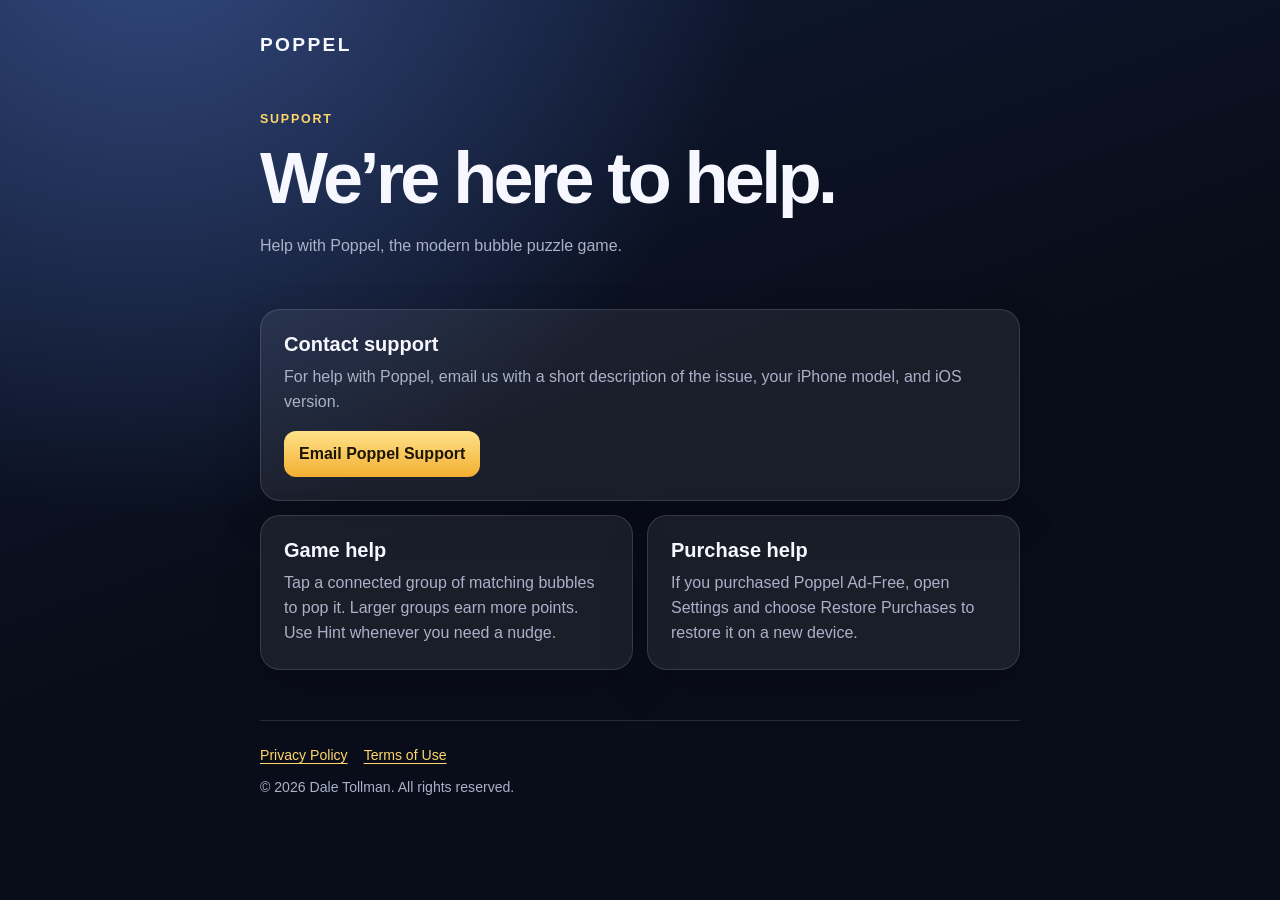
<file: index.html>
<!doctype html>
<html lang="en">
  <head>
    <meta charset="utf-8">
    <meta name="viewport" content="width=device-width, initial-scale=1">
    <meta name="description" content="Support for Poppel, the modern bubble puzzle game.">
    <title>Poppel Support</title>
    <link rel="stylesheet" href="styles.css">
  </head>
  <body>
    <main class="container">
      <header><a class="brand" href="index.html">POPPEL</a></header>
      <section class="hero">
        <p class="eyebrow">SUPPORT</p>
        <h1>We’re here to help.</h1>
        <p>Help with Poppel, the modern bubble puzzle game.</p>
      </section>
      <section class="grid">
        <article class="card wide">
          <h2>Contact support</h2>
          <p>For help with Poppel, email us with a short description of the issue, your iPhone model, and iOS version.</p>
          <a class="button" href="mailto:MonarchDevelopmentSupport@gmail.com">Email Poppel Support</a>
        </article>
        <article class="card">
          <h2>Game help</h2>
          <p>Tap a connected group of matching bubbles to pop it. Larger groups earn more points. Use Hint whenever you need a nudge.</p>
        </article>
        <article class="card">
          <h2>Purchase help</h2>
          <p>If you purchased Poppel Ad-Free, open Settings and choose Restore Purchases to restore it on a new device.</p>
        </article>
      </section>
    </main>
    <footer class="container">
      <nav><a href="privacy.html">Privacy Policy</a><a href="terms.html">Terms of Use</a></nav>
      © 2026 Dale Tollman. All rights reserved.
    </footer>
  </body>
</html>
</file>
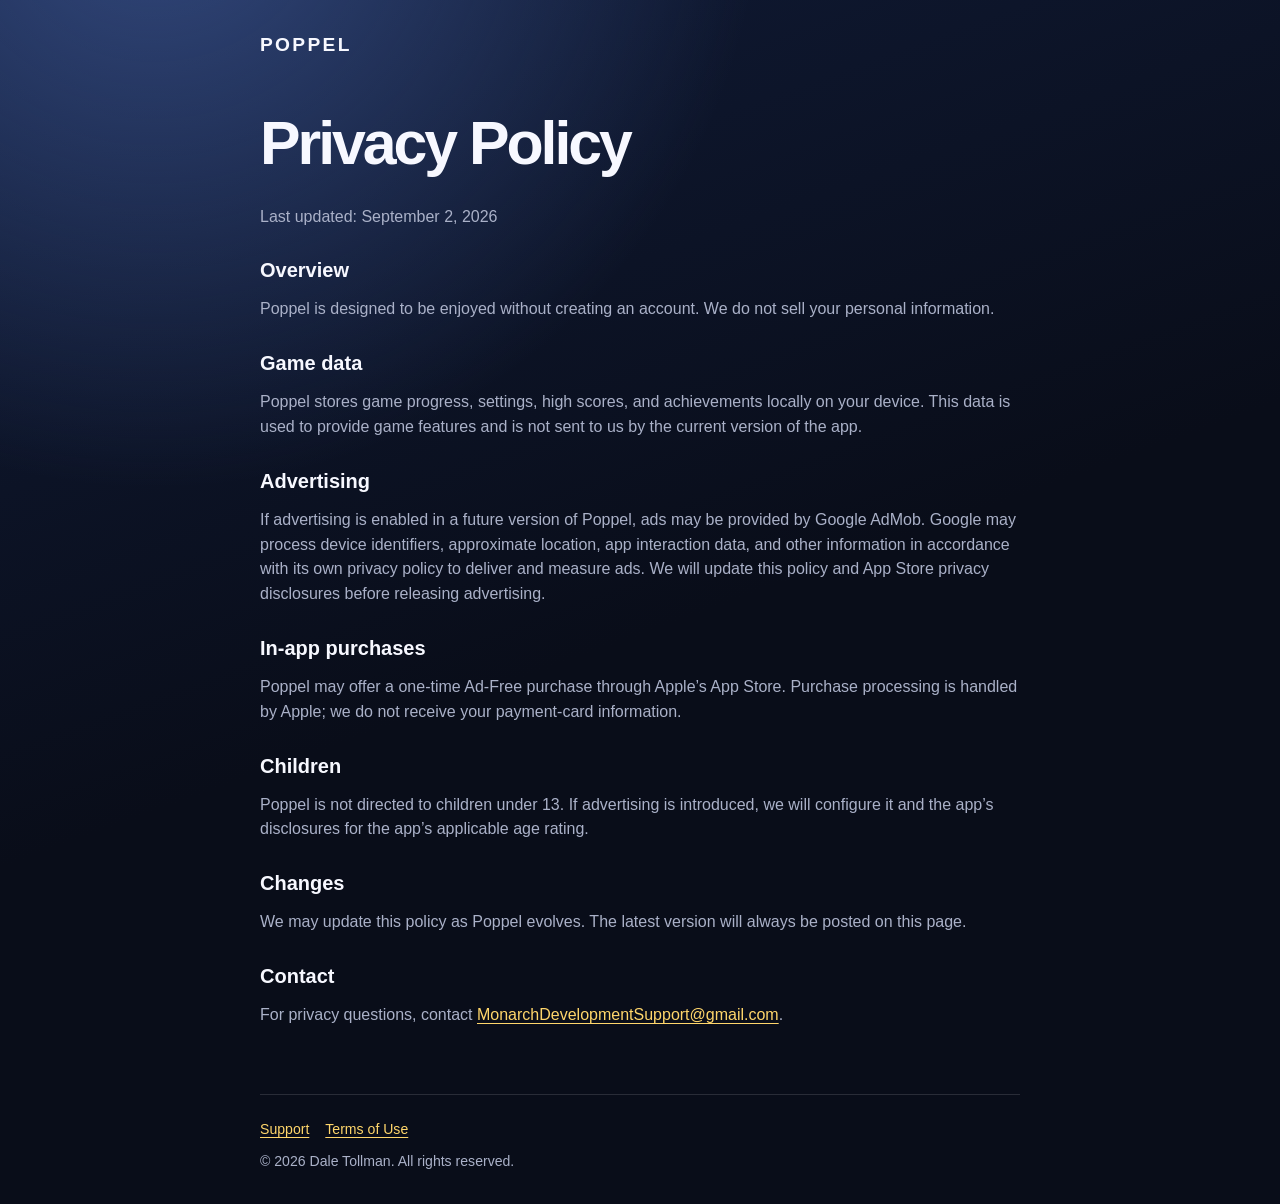
<file: privacy.html>
<!doctype html>
<html lang="en">
  <head>
    <meta charset="utf-8">
    <meta name="viewport" content="width=device-width, initial-scale=1">
    <meta name="description" content="Poppel privacy policy.">
    <title>Poppel Privacy Policy</title>
    <link rel="stylesheet" href="styles.css">
  </head>
  <body>
    <main class="container legal">
      <header><a class="brand" href="index.html">POPPEL</a></header>
      <h1>Privacy Policy</h1>
      <p>Last updated: September 2, 2026</p>
      <h2>Overview</h2>
      <p>Poppel is designed to be enjoyed without creating an account. We do not sell your personal information.</p>
      <h2>Game data</h2>
      <p>Poppel stores game progress, settings, high scores, and achievements locally on your device. This data is used to provide game features and is not sent to us by the current version of the app.</p>
      <h2>Advertising</h2>
      <p>If advertising is enabled in a future version of Poppel, ads may be provided by Google AdMob. Google may process device identifiers, approximate location, app interaction data, and other information in accordance with its own privacy policy to deliver and measure ads. We will update this policy and App Store privacy disclosures before releasing advertising.</p>
      <h2>In-app purchases</h2>
      <p>Poppel may offer a one-time Ad-Free purchase through Apple’s App Store. Purchase processing is handled by Apple; we do not receive your payment-card information.</p>
      <h2>Children</h2>
      <p>Poppel is not directed to children under 13. If advertising is introduced, we will configure it and the app’s disclosures for the app’s applicable age rating.</p>
      <h2>Changes</h2>
      <p>We may update this policy as Poppel evolves. The latest version will always be posted on this page.</p>
      <h2>Contact</h2>
      <p>For privacy questions, contact <a href="mailto:MonarchDevelopmentSupport@gmail.com">MonarchDevelopmentSupport@gmail.com</a>.</p>
    </main>
    <footer class="container"><nav><a href="index.html">Support</a><a href="terms.html">Terms of Use</a></nav>© 2026 Dale Tollman. All rights reserved.</footer>
  </body>
</html>
</file>
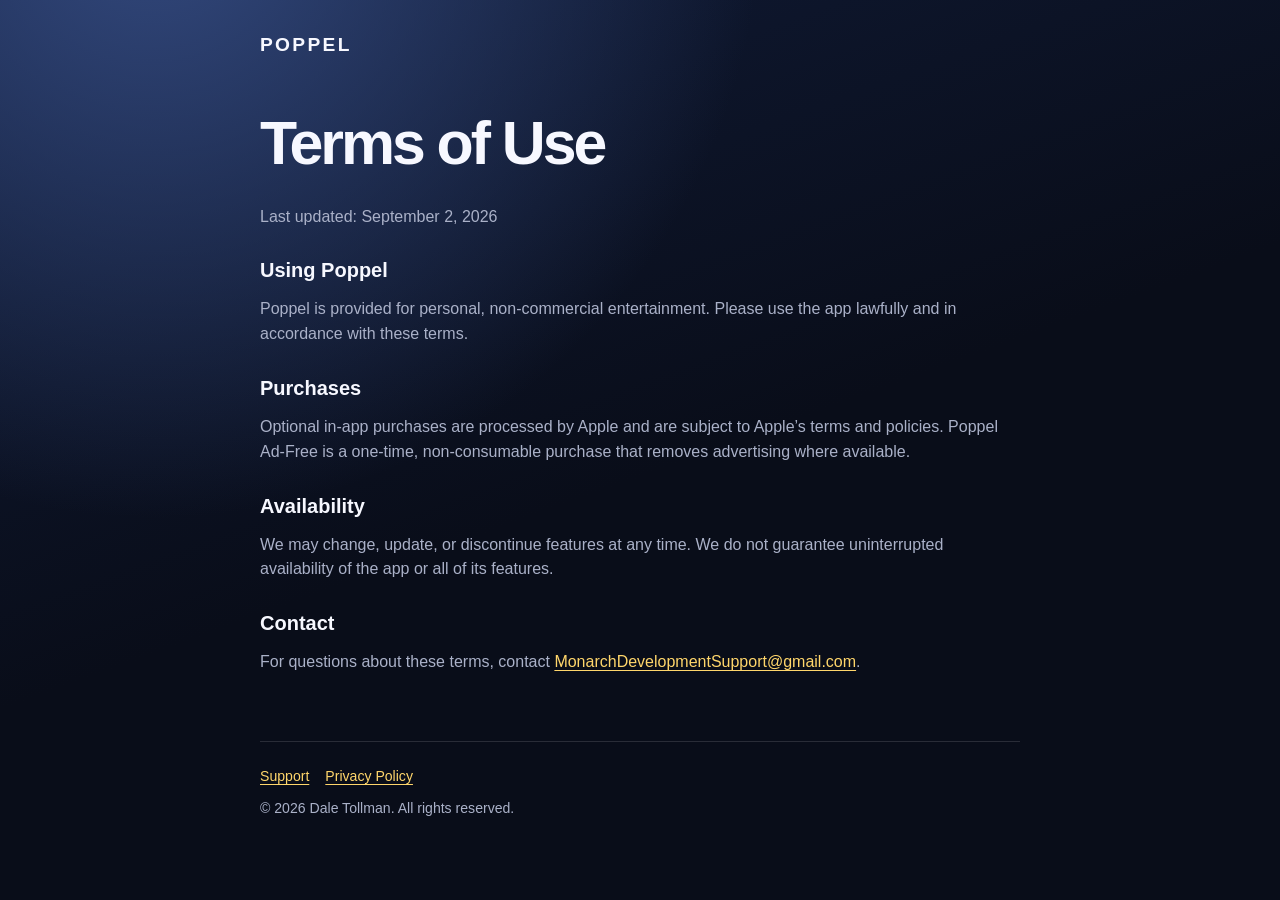
<file: terms.html>
<!doctype html>
<html lang="en">
  <head>
    <meta charset="utf-8">
    <meta name="viewport" content="width=device-width, initial-scale=1">
    <meta name="description" content="Poppel terms of use.">
    <title>Poppel Terms of Use</title>
    <link rel="stylesheet" href="styles.css">
  </head>
  <body>
    <main class="container legal">
      <header><a class="brand" href="index.html">POPPEL</a></header>
      <h1>Terms of Use</h1>
      <p>Last updated: September 2, 2026</p>
      <h2>Using Poppel</h2>
      <p>Poppel is provided for personal, non-commercial entertainment. Please use the app lawfully and in accordance with these terms.</p>
      <h2>Purchases</h2>
      <p>Optional in-app purchases are processed by Apple and are subject to Apple’s terms and policies. Poppel Ad-Free is a one-time, non-consumable purchase that removes advertising where available.</p>
      <h2>Availability</h2>
      <p>We may change, update, or discontinue features at any time. We do not guarantee uninterrupted availability of the app or all of its features.</p>
      <h2>Contact</h2>
      <p>For questions about these terms, contact <a href="mailto:MonarchDevelopmentSupport@gmail.com">MonarchDevelopmentSupport@gmail.com</a>.</p>
    </main>
    <footer class="container"><nav><a href="index.html">Support</a><a href="privacy.html">Privacy Policy</a></nav>© 2026 Dale Tollman. All rights reserved.</footer>
  </body>
</html>
</file>
<file: styles.css>
:root {
  color-scheme: dark;
  --ink: #f7f8ff;
  --muted: #aab1c8;
  --gold: #ffd66b;
  --surface: rgba(255, 255, 255, 0.07);
  --line: rgba(255, 255, 255, 0.13);
  --background: #090d19;
}

* { box-sizing: border-box; }

html { background: var(--background); }

body {
  min-height: 100vh;
  margin: 0;
  background:
    radial-gradient(circle at 12% -10%, #33497e 0, transparent 38rem),
    linear-gradient(160deg, #101b37, var(--background) 52%);
  color: var(--ink);
  font-family: -apple-system, BlinkMacSystemFont, "Segoe UI", sans-serif;
  line-height: 1.55;
}

a { color: var(--gold); text-underline-offset: 3px; }

.container { width: min(100% - 40px, 760px); margin: 0 auto; }

header { padding: 30px 0 50px; }

.brand {
  color: var(--ink);
  font-size: 1.2rem;
  font-weight: 900;
  letter-spacing: 0.12em;
  text-decoration: none;
}

.hero { padding: 0 0 34px; }

.eyebrow {
  margin: 0 0 10px;
  color: var(--gold);
  font-size: 0.78rem;
  font-weight: 800;
  letter-spacing: 0.14em;
}

h1, h2 { line-height: 1.1; }
h1 { margin: 0; font-size: clamp(2.5rem, 8vw, 4.5rem); letter-spacing: -0.05em; }
h2 { margin: 0 0 10px; font-size: 1.25rem; }
p { color: var(--muted); }

.grid { display: grid; gap: 14px; padding-bottom: 50px; }

.card {
  padding: 23px;
  background: var(--surface);
  border: 1px solid var(--line);
  border-radius: 20px;
  box-shadow: 0 18px 45px rgba(0, 0, 0, 0.18);
}

.card p { margin: 0; }

.button {
  display: inline-block;
  margin-top: 16px;
  padding: 11px 15px;
  border-radius: 12px;
  background: linear-gradient(#ffe28a, #f2af31);
  color: #1c1503;
  font-weight: 800;
  text-decoration: none;
}

.notice { color: var(--gold); font-weight: 700; }

.legal { padding-bottom: 50px; }
.legal h1 { margin-bottom: 28px; font-size: clamp(2.3rem, 7vw, 3.8rem); }
.legal h2 { margin-top: 30px; }
.legal ul { color: var(--muted); padding-left: 22px; }

footer { padding: 24px 0 32px; border-top: 1px solid var(--line); color: var(--muted); font-size: 0.88rem; }
footer nav { display: flex; flex-wrap: wrap; gap: 16px; margin-bottom: 10px; }

@media (min-width: 650px) {
  .grid { grid-template-columns: 1fr 1fr; }
  .grid .wide { grid-column: 1 / -1; }
}
</file>
